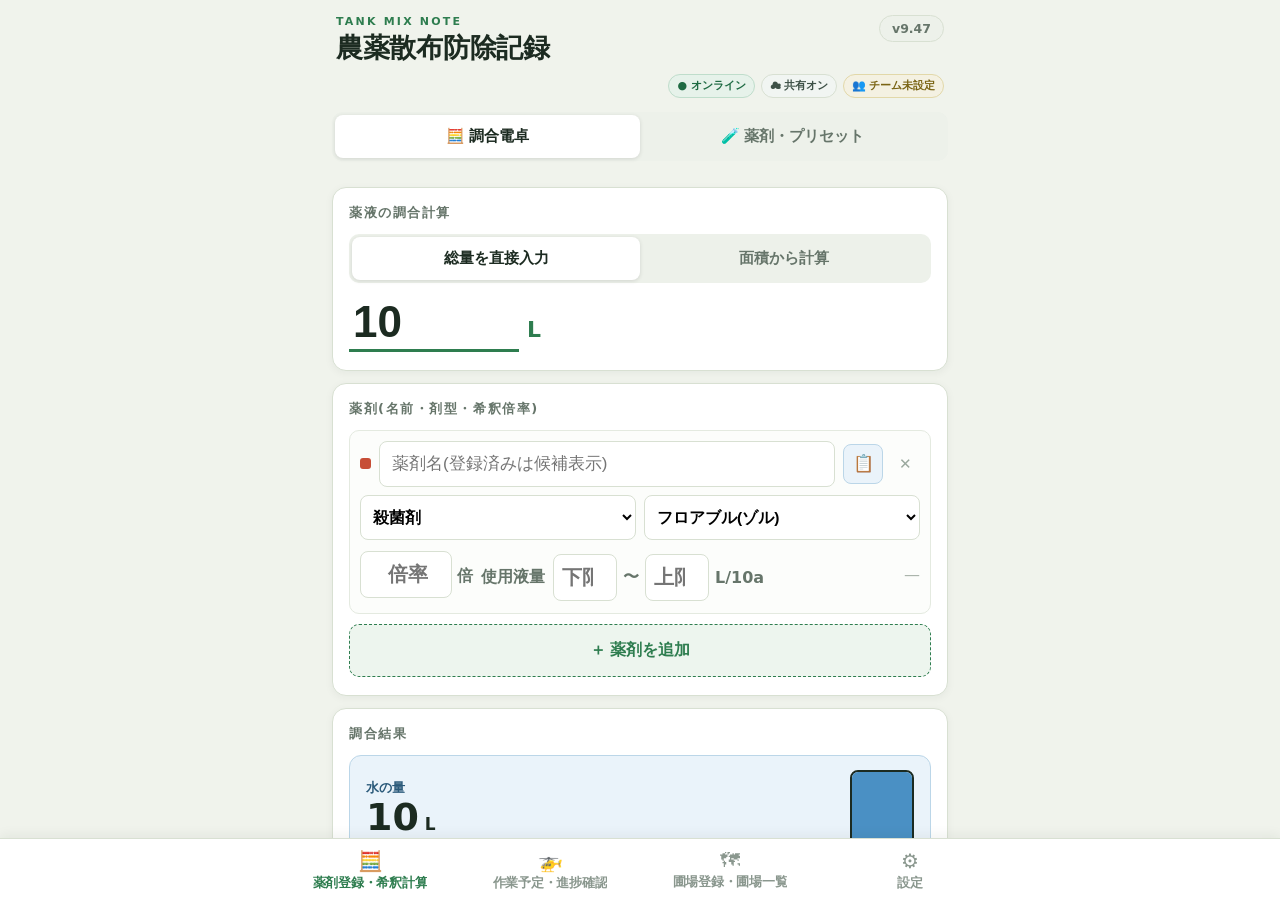
<file: index.html>
<!DOCTYPE html>
<html lang="ja">
<head>
<meta charset="UTF-8" />
<!-- Content Security Policy。GitHub Pages はレスポンスヘッダを足せないので meta で入れる。
     読み込み先を、実際に使っている先だけに絞る:
       script-src  … 同梱JSと、Googleマップ版で読み込むGoogle Maps API
       img-src     … 地理院タイル(cyberjapandata) と Googleマップの画像
       connect-src … GASの受信口(script.google.com / script.googleusercontent.com)と
                     住所検索(msearch.gsi.go.jp)。
                     Google Maps APIは地図を動かすたびにタイル・経路の情報を
                     maps.googleapis.com / *.gstatic.com へ取りに行くので、
                     これを入れないとGoogleマップ版だけが無言で動かなくなる。
       worker-src  … Google Maps API が blob: の Worker を作るため
       font-src    … Google Maps API のラベル用フォント(fonts.gstatic.com)
       frame-ancestors 'none' … 他サイトへの埋め込み禁止(クリックジャッキング対策)
                     ※meta 経由では無視される(ブラウザが警告を1行出す)。
                       ヘッダを付けられる配信先へ移したときに効くよう、記述だけ残す。
     'unsafe-inline' は現状必須。このファイル自身が
       ・<style> にアプリ全体のリセットCSSと地図の札のスタイルを持っている
       ・<script> で Service Worker を登録している
     ため。外部ファイルに切り出せば外せるが、1ファイルで完結する構成を保つため今は残す。
     なお nonce はGitHub Pages(静的配信)ではリクエストごとに振れないので使えない。

     ⚠ frame-ancestors は <meta> 経由だと**ブラウザに無視される**(仕様)。
     コンソールに「the Content Security Policy directive 'frame-ancestors' is
     ignored when delivered via a <meta> element」と出るのはこれ。実測で確認済み。
     効かせるにはHTTPヘッダーが要るが、GitHub Pages はヘッダーを付けられないので
     **この構成では埋め込みを防げない**。行を残してあるのは、ヘッダーを付けられる
     場所へ移したときにそのまま効くようにするため。今は効いていないと思って扱うこと。
     ログインもセッションも無いため、埋め込まれても他人のデータは見えない。 -->
<meta http-equiv="Content-Security-Policy" content="default-src 'self'; script-src 'self' 'unsafe-inline' https://maps.googleapis.com https://maps.gstatic.com; style-src 'self' 'unsafe-inline' https://fonts.googleapis.com; font-src 'self' data: https://fonts.gstatic.com; img-src 'self' data: blob: https://cyberjapandata.gsi.go.jp https://*.googleapis.com https://*.gstatic.com; connect-src 'self' https://script.google.com https://script.googleusercontent.com https://msearch.gsi.go.jp https://maps.googleapis.com https://*.googleapis.com https://*.gstatic.com; worker-src 'self' blob:; frame-ancestors 'none'; base-uri 'none'; object-src 'none'" />
<meta name="viewport" content="width=device-width, initial-scale=1.0, viewport-fit=cover" />
<meta name="theme-color" content="#2E7D4F" />
<meta name="apple-mobile-web-app-capable" content="yes" />
<meta name="apple-mobile-web-app-status-bar-style" content="default" />
<meta name="apple-mobile-web-app-title" content="防除記録" />
<title>農薬散布防除記録</title>
<link rel="manifest" href="./manifest.json" />
<link rel="icon" href="./icon-192.png" />
<link rel="apple-touch-icon" href="./apple-touch-icon.png" />
<style>
  * { box-sizing: border-box; margin: 0; }
  /* 本文の最大幅。app.js の S.header / S.main がこの値を見る。
     画面幅によらず640pxに固定。大画面で横に間延びして見えるのを避け、
     スマホと同じ縦長のすっきりした見た目に揃える。 */
  :root { --shell-w: 640px; }
  html, body { height: 100%; }
  body { background: #F0F3EC; overflow-x: hidden; }
  /* 地図を全画面にしている間は下部タブバーを隠す(v9.44)。特にタブレット・スマホで
     タブバーが全画面の覆いより手前に描かれて地図に重なるのを防ぐ。
     app.js が body に map-full クラスを付け外しする。 */
  body.map-full .app-tabbar { display: none !important; }
  /* 画面の高さぴったりの器を作り、中身(main)だけをスクロールさせる。
     タブバーを position:fixed で下に貼ると、アドレスバーの出入りや
     キーボードで位置が動く(特にタブレット)。器の中の一番下に置けば動かない。
     dvh は対応していないブラウザで無視され、上の vh が残る */
  .app-shell { display: flex; flex-direction: column; height: 100vh; height: 100dvh; overflow: hidden;
               padding-left: env(safe-area-inset-left); padding-right: env(safe-area-inset-right); }
  /* width:100% を必ず付ける。header と main は中央寄せのため
     margin:"0 auto" を持っており、flex の子で横の auto マージンがあると
     stretch が止まる。すると幅が中身の最大幅になり、狭い端末で
     右端が切れる(360px幅で実測 404px = 56px はみ出し)。 */
  .app-shell > * { flex: 0 0 auto; width: 100%; min-width: 0; }
  .app-shell > main { flex: 1 1 auto; overflow-y: auto; overflow-x: hidden; -webkit-overflow-scrolling: touch; }
  /* 幅の狭い端末でボタンが見切れないようにする。
     flex の子は既定では中身より小さくならず、外へ押し出す */
  .app-shell main button, .app-shell main input, .app-shell main select { max-width: 100%; min-width: 0; }
  .num { font-variant-numeric: tabular-nums; }
  input:focus-visible, button:focus-visible, select:focus-visible { outline: 3px solid #2E7D4F; outline-offset: 1px; }
  button { touch-action: manipulation; }
  /* スマホ向けリセット */
  input, select, textarea { font-size: 16px; } /* iOS自動ズーム防止 */
  /* 地図の高さは app.js が画面の残り全部を実測して入れる。
     ここで !important を付けると、その実測値が効かなくなるので指定しない。 */
  @media print {
    .no-print, nav { display: none !important; }
    body { background: #fff; }
    .print-only { display: block !important; }
  }
  /* 圃場名の札。下に塗りと衛星写真が来るので、暗い無彩色にして文字を読ませる。
     v9.01 でツールチップをやめ、divIcon のマーカーにした。
     ツールチップは中央寄せのために1枚ごとに実寸を測り、
     170枚で 886ms かかっていた(divIcon なら 17ms)。
     外側の .field-label は 0×0 にし、中の .fl-inner を transform で中央に寄せる。
     こうすればブラウザに大きさを測らせずに中央揃えにできる。 */
  .leaflet-marker-icon.field-label {
    width:0 !important; height:0 !important; margin:0 !important;
    background:none; border:none;
    /* 札がクリックを食うと、圃場を押しても吹き出しが開かない */
    pointer-events:none;
  }
  .field-label .fl-inner {
    position:absolute; left:0; top:0; transform:translate(-50%,-50%);
    display:block; white-space:nowrap;
    background: rgba(20,26,20,0.86); color:#fff; border-radius:3px;
    font-weight:700; font-size:12px; padding:2px 6px; line-height:1.25;
  }
  /* 圃場名と面積は行を分ける。名前に数字が入ると
     「嘉島60 29.17 a」のようにどこまでが名前か読めない */
  .field-label .fl-name { display:block; line-height:1.25; }
  .field-label .fl-crop { font-weight:600; color:#D8E6DC; }
  .field-label .fl-area { display:block; font-weight:600; font-size:11px; color:#BFE3CD; line-height:1.2; }
  /* 実施済みのときだけ出る、済ませた人の名前 */
  .field-label .fl-by { display:block; font-weight:600; font-size:11px; color:#FFE9A8; line-height:1.2; }
  /* 面積で札の大きさを分ける。小さい圃場の札が大きな圃場と
     同じ大きさだと、寄ったときに小さいほうだけ目立つ */
  .field-label.fl-lg .fl-inner { font-size:13px; padding:3px 7px; }
  .field-label.fl-md .fl-inner { font-size:12px; padding:2px 6px; }
  .field-label.fl-sm .fl-inner { font-size:11px; padding:1px 5px; }
  .field-label.fl-lg .fl-area, .field-label.fl-lg .fl-by { font-size:12px; }
  .field-label.fl-sm .fl-area, .field-label.fl-sm .fl-by { font-size:10px; }
  /* Googleマップ版の面積は別の札なので、名前の下へずらす */
  .gm-field-area { text-shadow: 0 0 3px rgba(0,0,0,0.95), 0 1px 2px rgba(0,0,0,0.9); transform: translateY(13px); }
  /* Googleマップ版の記録者名は3枚目の札なので、面積のさらに下へ */
  .gm-field-by { text-shadow: 0 0 3px rgba(0,0,0,0.95), 0 1px 2px rgba(0,0,0,0.9); transform: translateY(26px); }
  /* Googleマップ版の札は背景を持てないので、縁取りで読ませる */
  .gm-field-label { text-shadow: 0 0 3px rgba(0,0,0,0.95), 0 1px 2px rgba(0,0,0,0.9); }
  /* Googleマップ AdvancedMarkerElement 版の札(v9.44)。名前・面積・記録者を
     1枚のDOMに入れて1オーバーレイに集約する(旧版は透明マーカー3枚)。
     見た目は Leaflet 版の .fl-inner に合わせる。AME の content は既定で
     下端中央が座標に来るので、translateY(50%) で中央を座標に合わせる。 */
  .gm-adv-label {
    display:inline-block; white-space:nowrap; transform:translateY(50%);
    background: rgba(20,26,20,0.86); color:#fff; border-radius:3px;
    font-weight:700; font-size:12px; padding:2px 6px; line-height:1.25;
    /* 札がタップを食うと圃場を押しても吹き出しが開かない */
    pointer-events:none;
  }
  .gm-adv-label .fl-name { display:block; line-height:1.25; }
  .gm-adv-label .fl-area { display:block; font-weight:600; font-size:11px; color:#BFE3CD; line-height:1.2; }
  .gm-adv-label .fl-by { display:block; font-weight:600; font-size:11px; color:#FFE9A8; line-height:1.2; }
  .gm-adv-label.gm-adv-lg { font-size:13px; padding:3px 7px; }
  .gm-adv-label.gm-adv-md { font-size:12px; padding:2px 6px; }
  .gm-adv-label.gm-adv-sm { font-size:11px; padding:1px 5px; }
  .gm-adv-label.gm-adv-lg .fl-area, .gm-adv-label.gm-adv-lg .fl-by { font-size:12px; }
  .gm-adv-label.gm-adv-sm .fl-area, .gm-adv-label.gm-adv-sm .fl-by { font-size:10px; }
  .vtx-icon { background:transparent; border:none; }
  /* 頂点。大きいと隣の頂点と重なって細かい調整ができないので小さめにしてある。
     JS側の iconSize / iconAnchor と必ず同じ値にすること(ずれると位置がずれる) */
  .vtx { width:16px; height:16px; border-radius:50%; background:#C74E36; color:#fff; border:1.5px solid #fff; box-shadow:0 1px 3px rgba(0,0,0,0.4); display:flex; align-items:center; justify-content:center; font-weight:800; font-size:9px; }
  /* 選択中の頂点。番号のかわりに✕を出すので、色も濃くして区別できるようにする */
  .vtx-sel { background:#8a2f1c; border-color:#FFD9CF; font-size:11px; }
  /* 辺の中点ハンドル。頂点より小さく薄くして、番号付きの頂点と見分けられるようにする */
  .vtx-mid { width:9px; height:9px; border-radius:50%; background:rgba(199,78,54,0.45); border:1.5px solid rgba(255,255,255,0.85); box-shadow:0 1px 3px rgba(0,0,0,0.3); }
  .leaflet-container { font: inherit; }
</style>
<link rel="stylesheet" href="./leaflet.css" />
</head>
<body>
<div id="root"></div>
<script src="./react.production.min.js"></script>
<script src="./react-dom.production.min.js"></script>
<script src="./leaflet.js"></script>
<script src="./app.js"></script>
<script>
  // Service Worker登録(オフライン対応)
  if ("serviceWorker" in navigator) {
    // 初回インストールかどうか。初回は再読み込み不要なので区別しておく
    var hadController = !!navigator.serviceWorker.controller;
    var reloading = false;
    // 新しいバージョンが有効になったら一度だけ再読み込みして最新画面に切り替える。
    // これが無いと、更新が反映されるまでアプリを2回開き直す必要があった。
    navigator.serviceWorker.addEventListener("controllerchange", function () {
      if (!hadController || reloading) return;
      reloading = true;
      location.reload();
    });
    window.addEventListener("load", function () {
      navigator.serviceWorker.register("./sw.js").then(function (reg) {
        reg.update();
        // ホーム画面アプリを前面に戻したときにも更新を確認する
        // (完全終了しないと更新されない、という状態を防ぐため)
        document.addEventListener("visibilitychange", function () {
          if (document.visibilityState === "visible") reg.update();
        });
      }).catch(function (e) {
        console.error("SW登録失敗", e);
      });
    });
  }
</script>
</body>
</html>
</file>
<file: leaflet.css>
/* @preserve
 * Leaflet 1.9.4, a JS library for interactive maps. https://leafletjs.com
 * (c) 2010-2023 Vladimir Agafonkin, (c) 2010-2011 CloudMade
 */
/* required styles */

.leaflet-pane,
.leaflet-tile,
.leaflet-marker-icon,
.leaflet-marker-shadow,
.leaflet-tile-container,
.leaflet-pane > svg,
.leaflet-pane > canvas,
.leaflet-zoom-box,
.leaflet-image-layer,
.leaflet-layer {
	position: absolute;
	left: 0;
	top: 0;
	}
.leaflet-container {
	overflow: hidden;
	}
.leaflet-tile,
.leaflet-marker-icon,
.leaflet-marker-shadow {
	-webkit-user-select: none;
	   -moz-user-select: none;
	        user-select: none;
	  -webkit-user-drag: none;
	}
/* Prevents IE11 from highlighting tiles in blue */
.leaflet-tile::selection {
	background: transparent;
}
/* Safari renders non-retina tile on retina better with this, but Chrome is worse */
.leaflet-safari .leaflet-tile {
	image-rendering: -webkit-optimize-contrast;
	}
/* hack that prevents hw layers "stretching" when loading new tiles */
.leaflet-safari .leaflet-tile-container {
	width: 1600px;
	height: 1600px;
	-webkit-transform-origin: 0 0;
	}
.leaflet-marker-icon,
.leaflet-marker-shadow {
	display: block;
	}
/* .leaflet-container svg: reset svg max-width decleration shipped in Joomla! (joomla.org) 3.x */
/* .leaflet-container img: map is broken in FF if you have max-width: 100% on tiles */
.leaflet-container .leaflet-overlay-pane svg {
	max-width: none !important;
	max-height: none !important;
	}
.leaflet-container .leaflet-marker-pane img,
.leaflet-container .leaflet-shadow-pane img,
.leaflet-container .leaflet-tile-pane img,
.leaflet-container img.leaflet-image-layer,
.leaflet-container .leaflet-tile {
	max-width: none !important;
	max-height: none !important;
	width: auto;
	padding: 0;
	}

.leaflet-container img.leaflet-tile {
	/* See: https://bugs.chromium.org/p/chromium/issues/detail?id=600120 */
	mix-blend-mode: plus-lighter;
}

.leaflet-container.leaflet-touch-zoom {
	-ms-touch-action: pan-x pan-y;
	touch-action: pan-x pan-y;
	}
.leaflet-container.leaflet-touch-drag {
	-ms-touch-action: pinch-zoom;
	/* Fallback for FF which doesn't support pinch-zoom */
	touch-action: none;
	touch-action: pinch-zoom;
}
.leaflet-container.leaflet-touch-drag.leaflet-touch-zoom {
	-ms-touch-action: none;
	touch-action: none;
}
.leaflet-container {
	-webkit-tap-highlight-color: transparent;
}
.leaflet-container a {
	-webkit-tap-highlight-color: rgba(51, 181, 229, 0.4);
}
.leaflet-tile {
	filter: inherit;
	visibility: hidden;
	}
.leaflet-tile-loaded {
	visibility: inherit;
	}
.leaflet-zoom-box {
	width: 0;
	height: 0;
	-moz-box-sizing: border-box;
	     box-sizing: border-box;
	z-index: 800;
	}
/* workaround for https://bugzilla.mozilla.org/show_bug.cgi?id=888319 */
.leaflet-overlay-pane svg {
	-moz-user-select: none;
	}

.leaflet-pane         { z-index: 400; }

.leaflet-tile-pane    { z-index: 200; }
.leaflet-overlay-pane { z-index: 400; }
.leaflet-shadow-pane  { z-index: 500; }
.leaflet-marker-pane  { z-index: 600; }
.leaflet-tooltip-pane   { z-index: 650; }
.leaflet-popup-pane   { z-index: 700; }

.leaflet-map-pane canvas { z-index: 100; }
.leaflet-map-pane svg    { z-index: 200; }

.leaflet-vml-shape {
	width: 1px;
	height: 1px;
	}
.lvml {
	behavior: url(#default#VML);
	display: inline-block;
	position: absolute;
	}


/* control positioning */

.leaflet-control {
	position: relative;
	z-index: 800;
	pointer-events: visiblePainted; /* IE 9-10 doesn't have auto */
	pointer-events: auto;
	}
.leaflet-top,
.leaflet-bottom {
	position: absolute;
	z-index: 1000;
	pointer-events: none;
	}
.leaflet-top {
	top: 0;
	}
.leaflet-right {
	right: 0;
	}
.leaflet-bottom {
	bottom: 0;
	}
.leaflet-left {
	left: 0;
	}
.leaflet-control {
	float: left;
	clear: both;
	}
.leaflet-right .leaflet-control {
	float: right;
	}
.leaflet-top .leaflet-control {
	margin-top: 10px;
	}
.leaflet-bottom .leaflet-control {
	margin-bottom: 10px;
	}
.leaflet-left .leaflet-control {
	margin-left: 10px;
	}
.leaflet-right .leaflet-control {
	margin-right: 10px;
	}


/* zoom and fade animations */

.leaflet-fade-anim .leaflet-popup {
	opacity: 0;
	-webkit-transition: opacity 0.2s linear;
	   -moz-transition: opacity 0.2s linear;
	        transition: opacity 0.2s linear;
	}
.leaflet-fade-anim .leaflet-map-pane .leaflet-popup {
	opacity: 1;
	}
.leaflet-zoom-animated {
	-webkit-transform-origin: 0 0;
	    -ms-transform-origin: 0 0;
	        transform-origin: 0 0;
	}
svg.leaflet-zoom-animated {
	will-change: transform;
}

.leaflet-zoom-anim .leaflet-zoom-animated {
	-webkit-transition: -webkit-transform 0.25s cubic-bezier(0,0,0.25,1);
	   -moz-transition:    -moz-transform 0.25s cubic-bezier(0,0,0.25,1);
	        transition:         transform 0.25s cubic-bezier(0,0,0.25,1);
	}
.leaflet-zoom-anim .leaflet-tile,
.leaflet-pan-anim .leaflet-tile {
	-webkit-transition: none;
	   -moz-transition: none;
	        transition: none;
	}

.leaflet-zoom-anim .leaflet-zoom-hide {
	visibility: hidden;
	}


/* cursors */

.leaflet-interactive {
	cursor: pointer;
	}
.leaflet-grab {
	cursor: -webkit-grab;
	cursor:    -moz-grab;
	cursor:         grab;
	}
.leaflet-crosshair,
.leaflet-crosshair .leaflet-interactive {
	cursor: crosshair;
	}
.leaflet-popup-pane,
.leaflet-control {
	cursor: auto;
	}
.leaflet-dragging .leaflet-grab,
.leaflet-dragging .leaflet-grab .leaflet-interactive,
.leaflet-dragging .leaflet-marker-draggable {
	cursor: move;
	cursor: -webkit-grabbing;
	cursor:    -moz-grabbing;
	cursor:         grabbing;
	}

/* marker & overlays interactivity */
.leaflet-marker-icon,
.leaflet-marker-shadow,
.leaflet-image-layer,
.leaflet-pane > svg path,
.leaflet-tile-container {
	pointer-events: none;
	}

.leaflet-marker-icon.leaflet-interactive,
.leaflet-image-layer.leaflet-interactive,
.leaflet-pane > svg path.leaflet-interactive,
svg.leaflet-image-layer.leaflet-interactive path {
	pointer-events: visiblePainted; /* IE 9-10 doesn't have auto */
	pointer-events: auto;
	}

/* visual tweaks */

.leaflet-container {
	background: #ddd;
	outline-offset: 1px;
	}
.leaflet-container a {
	color: #0078A8;
	}
.leaflet-zoom-box {
	border: 2px dotted #38f;
	background: rgba(255,255,255,0.5);
	}


/* general typography */
.leaflet-container {
	font-family: "Helvetica Neue", Arial, Helvetica, sans-serif;
	font-size: 12px;
	font-size: 0.75rem;
	line-height: 1.5;
	}


/* general toolbar styles */

.leaflet-bar {
	box-shadow: 0 1px 5px rgba(0,0,0,0.65);
	border-radius: 4px;
	}
.leaflet-bar a {
	background-color: #fff;
	border-bottom: 1px solid #ccc;
	width: 26px;
	height: 26px;
	line-height: 26px;
	display: block;
	text-align: center;
	text-decoration: none;
	color: black;
	}
.leaflet-bar a,
.leaflet-control-layers-toggle {
	background-position: 50% 50%;
	background-repeat: no-repeat;
	display: block;
	}
.leaflet-bar a:hover,
.leaflet-bar a:focus {
	background-color: #f4f4f4;
	}
.leaflet-bar a:first-child {
	border-top-left-radius: 4px;
	border-top-right-radius: 4px;
	}
.leaflet-bar a:last-child {
	border-bottom-left-radius: 4px;
	border-bottom-right-radius: 4px;
	border-bottom: none;
	}
.leaflet-bar a.leaflet-disabled {
	cursor: default;
	background-color: #f4f4f4;
	color: #bbb;
	}

.leaflet-touch .leaflet-bar a {
	width: 30px;
	height: 30px;
	line-height: 30px;
	}
.leaflet-touch .leaflet-bar a:first-child {
	border-top-left-radius: 2px;
	border-top-right-radius: 2px;
	}
.leaflet-touch .leaflet-bar a:last-child {
	border-bottom-left-radius: 2px;
	border-bottom-right-radius: 2px;
	}

/* zoom control */

.leaflet-control-zoom-in,
.leaflet-control-zoom-out {
	font: bold 18px 'Lucida Console', Monaco, monospace;
	text-indent: 1px;
	}

.leaflet-touch .leaflet-control-zoom-in, .leaflet-touch .leaflet-control-zoom-out  {
	font-size: 22px;
	}


/* layers control */

.leaflet-control-layers {
	box-shadow: 0 1px 5px rgba(0,0,0,0.4);
	background: #fff;
	border-radius: 5px;
	}
.leaflet-control-layers-toggle {
	background-image: url(images/layers.png);
	width: 36px;
	height: 36px;
	}
.leaflet-retina .leaflet-control-layers-toggle {
	background-image: url(images/layers-2x.png);
	background-size: 26px 26px;
	}
.leaflet-touch .leaflet-control-layers-toggle {
	width: 44px;
	height: 44px;
	}
.leaflet-control-layers .leaflet-control-layers-list,
.leaflet-control-layers-expanded .leaflet-control-layers-toggle {
	display: none;
	}
.leaflet-control-layers-expanded .leaflet-control-layers-list {
	display: block;
	position: relative;
	}
.leaflet-control-layers-expanded {
	padding: 6px 10px 6px 6px;
	color: #333;
	background: #fff;
	}
.leaflet-control-layers-scrollbar {
	overflow-y: scroll;
	overflow-x: hidden;
	padding-right: 5px;
	}
.leaflet-control-layers-selector {
	margin-top: 2px;
	position: relative;
	top: 1px;
	}
.leaflet-control-layers label {
	display: block;
	font-size: 13px;
	font-size: 1.08333em;
	}
.leaflet-control-layers-separator {
	height: 0;
	border-top: 1px solid #ddd;
	margin: 5px -10px 5px -6px;
	}

/* Default icon URLs */
.leaflet-default-icon-path { /* used only in path-guessing heuristic, see L.Icon.Default */
	background-image: url(images/marker-icon.png);
	}


/* attribution and scale controls */

.leaflet-container .leaflet-control-attribution {
	background: #fff;
	background: rgba(255, 255, 255, 0.8);
	margin: 0;
	}
.leaflet-control-attribution,
.leaflet-control-scale-line {
	padding: 0 5px;
	color: #333;
	line-height: 1.4;
	}
.leaflet-control-attribution a {
	text-decoration: none;
	}
.leaflet-control-attribution a:hover,
.leaflet-control-attribution a:focus {
	text-decoration: underline;
	}
.leaflet-attribution-flag {
	display: inline !important;
	vertical-align: baseline !important;
	width: 1em;
	height: 0.6669em;
	}
.leaflet-left .leaflet-control-scale {
	margin-left: 5px;
	}
.leaflet-bottom .leaflet-control-scale {
	margin-bottom: 5px;
	}
.leaflet-control-scale-line {
	border: 2px solid #777;
	border-top: none;
	line-height: 1.1;
	padding: 2px 5px 1px;
	white-space: nowrap;
	-moz-box-sizing: border-box;
	     box-sizing: border-box;
	background: rgba(255, 255, 255, 0.8);
	text-shadow: 1px 1px #fff;
	}
.leaflet-control-scale-line:not(:first-child) {
	border-top: 2px solid #777;
	border-bottom: none;
	margin-top: -2px;
	}
.leaflet-control-scale-line:not(:first-child):not(:last-child) {
	border-bottom: 2px solid #777;
	}

.leaflet-touch .leaflet-control-attribution,
.leaflet-touch .leaflet-control-layers,
.leaflet-touch .leaflet-bar {
	box-shadow: none;
	}
.leaflet-touch .leaflet-control-layers,
.leaflet-touch .leaflet-bar {
	border: 2px solid rgba(0,0,0,0.2);
	background-clip: padding-box;
	}


/* popup */

.leaflet-popup {
	position: absolute;
	text-align: center;
	margin-bottom: 20px;
	}
.leaflet-popup-content-wrapper {
	padding: 1px;
	text-align: left;
	border-radius: 12px;
	}
.leaflet-popup-content {
	margin: 13px 24px 13px 20px;
	line-height: 1.3;
	font-size: 13px;
	font-size: 1.08333em;
	min-height: 1px;
	}
.leaflet-popup-content p {
	margin: 17px 0;
	margin: 1.3em 0;
	}
.leaflet-popup-tip-container {
	width: 40px;
	height: 20px;
	position: absolute;
	left: 50%;
	margin-top: -1px;
	margin-left: -20px;
	overflow: hidden;
	pointer-events: none;
	}
.leaflet-popup-tip {
	width: 17px;
	height: 17px;
	padding: 1px;

	margin: -10px auto 0;
	pointer-events: auto;

	-webkit-transform: rotate(45deg);
	   -moz-transform: rotate(45deg);
	    -ms-transform: rotate(45deg);
	        transform: rotate(45deg);
	}
.leaflet-popup-content-wrapper,
.leaflet-popup-tip {
	background: white;
	color: #333;
	box-shadow: 0 3px 14px rgba(0,0,0,0.4);
	}
.leaflet-container a.leaflet-popup-close-button {
	position: absolute;
	top: 0;
	right: 0;
	border: none;
	text-align: center;
	width: 24px;
	height: 24px;
	font: 16px/24px Tahoma, Verdana, sans-serif;
	color: #757575;
	text-decoration: none;
	background: transparent;
	}
.leaflet-container a.leaflet-popup-close-button:hover,
.leaflet-container a.leaflet-popup-close-button:focus {
	color: #585858;
	}
.leaflet-popup-scrolled {
	overflow: auto;
	}

.leaflet-oldie .leaflet-popup-content-wrapper {
	-ms-zoom: 1;
	}
.leaflet-oldie .leaflet-popup-tip {
	width: 24px;
	margin: 0 auto;

	-ms-filter: "progid:DXImageTransform.Microsoft.Matrix(M11=0.70710678, M12=0.70710678, M21=-0.70710678, M22=0.70710678)";
	filter: progid:DXImageTransform.Microsoft.Matrix(M11=0.70710678, M12=0.70710678, M21=-0.70710678, M22=0.70710678);
	}

.leaflet-oldie .leaflet-control-zoom,
.leaflet-oldie .leaflet-control-layers,
.leaflet-oldie .leaflet-popup-content-wrapper,
.leaflet-oldie .leaflet-popup-tip {
	border: 1px solid #999;
	}


/* div icon */

.leaflet-div-icon {
	background: #fff;
	border: 1px solid #666;
	}


/* Tooltip */
/* Base styles for the element that has a tooltip */
.leaflet-tooltip {
	position: absolute;
	padding: 6px;
	background-color: #fff;
	border: 1px solid #fff;
	border-radius: 3px;
	color: #222;
	white-space: nowrap;
	-webkit-user-select: none;
	-moz-user-select: none;
	-ms-user-select: none;
	user-select: none;
	pointer-events: none;
	box-shadow: 0 1px 3px rgba(0,0,0,0.4);
	}
.leaflet-tooltip.leaflet-interactive {
	cursor: pointer;
	pointer-events: auto;
	}
.leaflet-tooltip-top:before,
.leaflet-tooltip-bottom:before,
.leaflet-tooltip-left:before,
.leaflet-tooltip-right:before {
	position: absolute;
	pointer-events: none;
	border: 6px solid transparent;
	background: transparent;
	content: "";
	}

/* Directions */

.leaflet-tooltip-bottom {
	margin-top: 6px;
}
.leaflet-tooltip-top {
	margin-top: -6px;
}
.leaflet-tooltip-bottom:before,
.leaflet-tooltip-top:before {
	left: 50%;
	margin-left: -6px;
	}
.leaflet-tooltip-top:before {
	bottom: 0;
	margin-bottom: -12px;
	border-top-color: #fff;
	}
.leaflet-tooltip-bottom:before {
	top: 0;
	margin-top: -12px;
	margin-left: -6px;
	border-bottom-color: #fff;
	}
.leaflet-tooltip-left {
	margin-left: -6px;
}
.leaflet-tooltip-right {
	margin-left: 6px;
}
.leaflet-tooltip-left:before,
.leaflet-tooltip-right:before {
	top: 50%;
	margin-top: -6px;
	}
.leaflet-tooltip-left:before {
	right: 0;
	margin-right: -12px;
	border-left-color: #fff;
	}
.leaflet-tooltip-right:before {
	left: 0;
	margin-left: -12px;
	border-right-color: #fff;
	}

/* Printing */

@media print {
	/* Prevent printers from removing background-images of controls. */
	.leaflet-control {
		-webkit-print-color-adjust: exact;
		print-color-adjust: exact;
		}
	}
</file>
